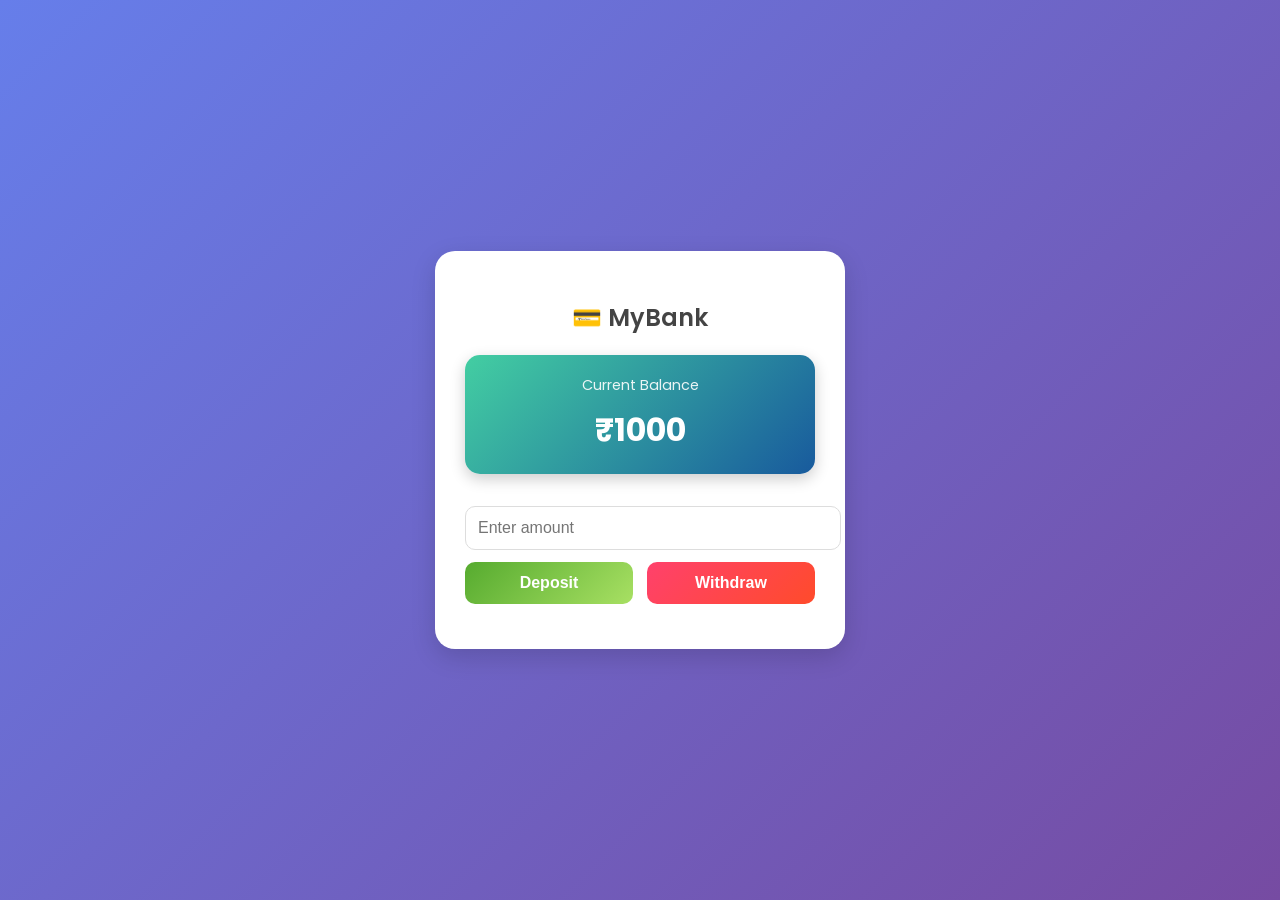
<file: EXP-1/index.html>
<!DOCTYPE html>
<html lang="en">
<head>
  <meta charset="UTF-8">
  <meta name="viewport" content="width=device-width, initial-scale=1.0">
  <title>Banking Interface</title>
  <link rel="stylesheet" href="style.css">
  <link href="https://fonts.googleapis.com/css2?family=Poppins:wght@400;600&display=swap" rel="stylesheet">
</head>
<body>

  <div class="bank-container">
    <h2>💳 MyBank</h2>
    <div class="balance-card">
      <p>Current Balance</p>
      <h1>₹<span id="balance">1000</span></h1>
    </div>

    <input type="number" id="amount" placeholder="Enter amount">

    <div class="button-group">
      <button class="deposit" onclick="deposit()">Deposit</button>
      <button class="withdraw" onclick="withdraw()">Withdraw</button>
    </div>

    <div class="message" id="message"></div>
  </div>

  <script src="script.js"></script>
</body>
</html>
</file>
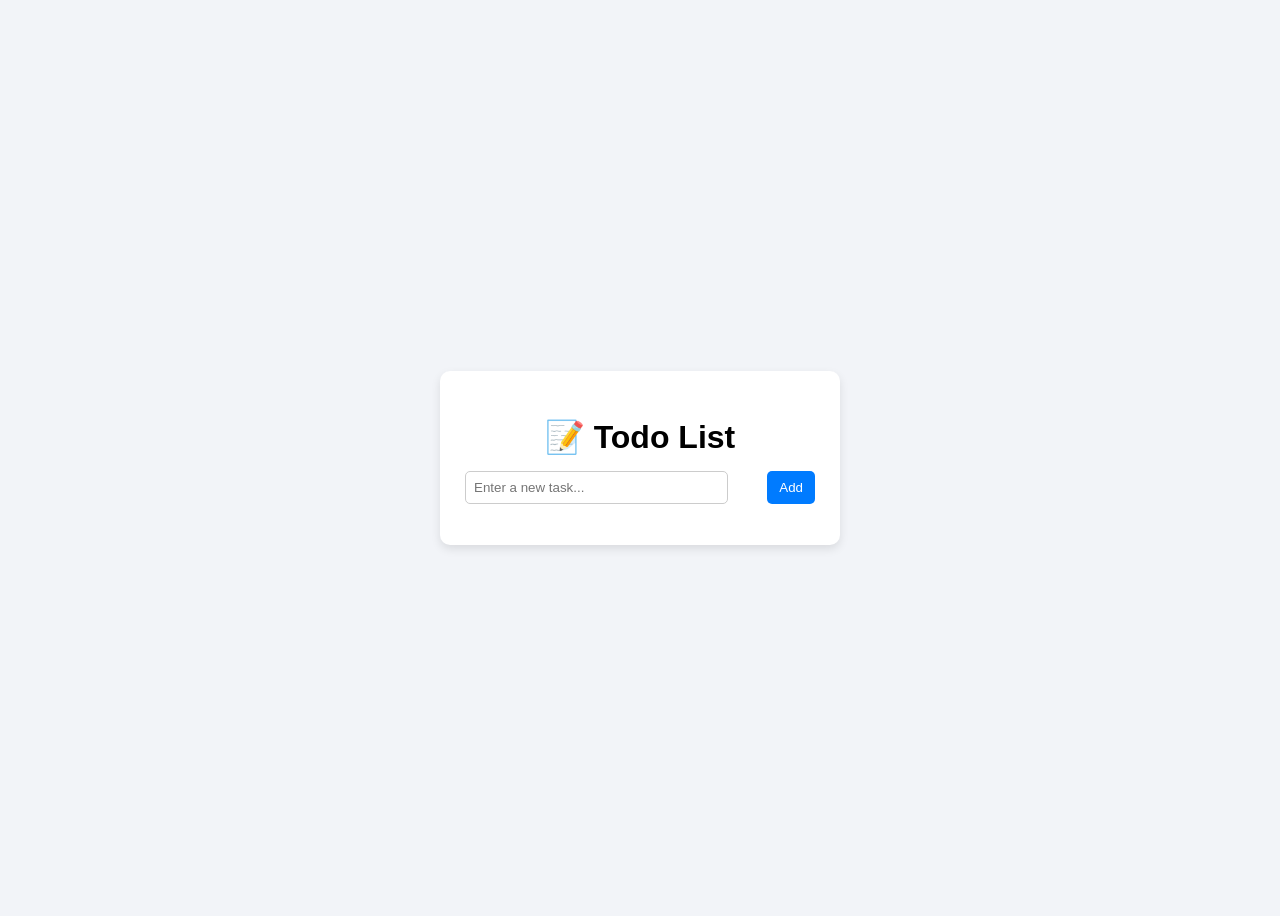
<file: EXP-10/index.html>
<!DOCTYPE html>
<html lang="en">
<head>
  <meta charset="UTF-8" />
  <meta name="viewport" content="width=device-width, initial-scale=1.0" />
  <title>Todo App</title>
  <link rel="stylesheet" href="style.css" />
</head>
<body>
  <div class="container">
    <h1>📝 Todo List</h1>
    <div class="input-section">
      <input type="text" id="todoInput" placeholder="Enter a new task..." />
      <button id="addBtn">Add</button>
    </div>
    <ul id="todoList"></ul>
  </div>
  
  <script src="script.js"></script>
</body>
</html>
</file>
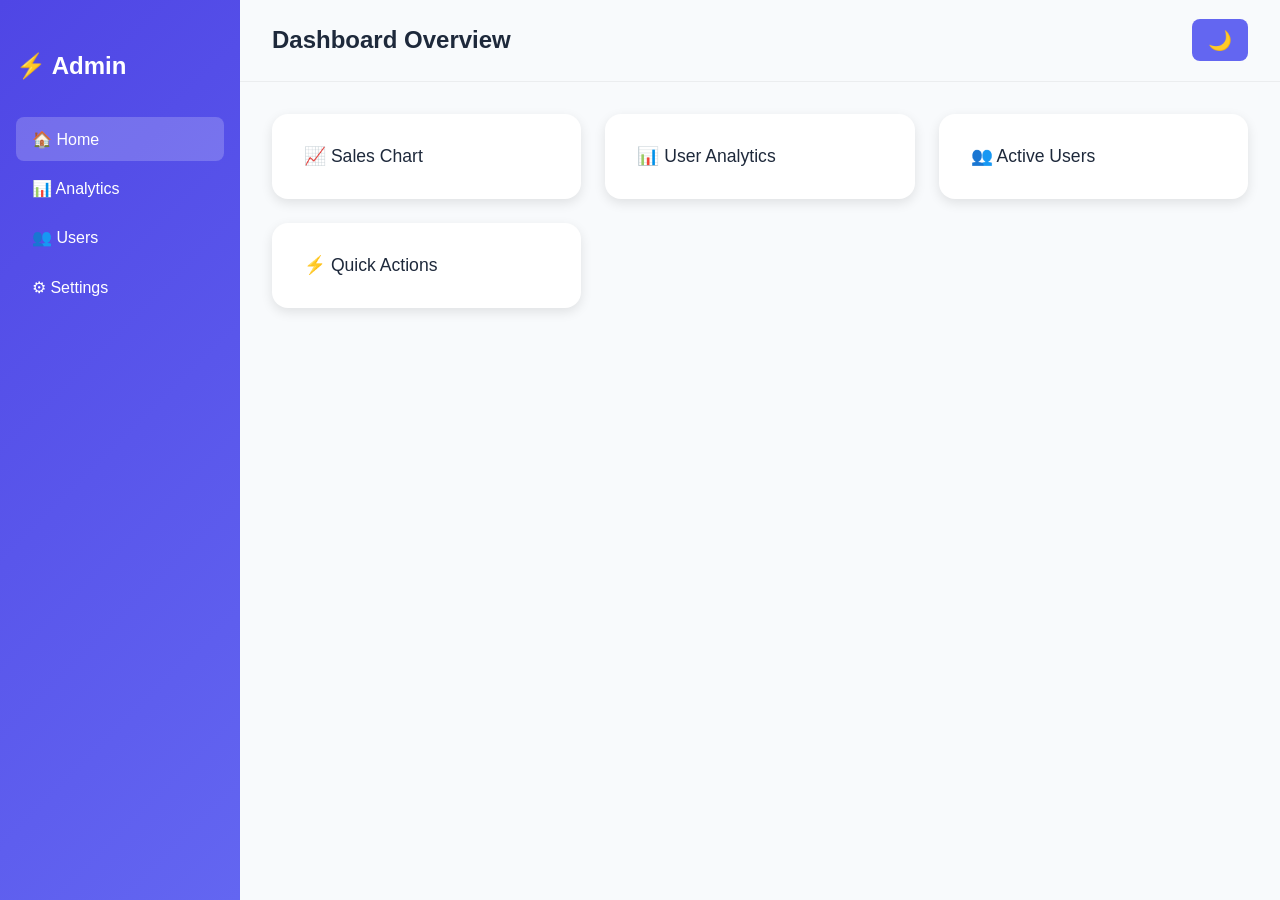
<file: EXP-2/index.html>
<!DOCTYPE html>
<html lang="en">
<head>
  <meta charset="UTF-8">
  <meta name="viewport" content="width=device-width, initial-scale=1.0">
  <title>Admin Dashboard</title>
  <link rel="stylesheet" href="style.css">
</head>
<body>
  <div class="dashboard">
    <!-- Sidebar -->
    <aside class="sidebar">
      <h2 class="logo">⚡ Admin</h2>
      <nav>
        <a href="#" class="active">🏠 Home</a>
        <a href="#">📊 Analytics</a>
        <a href="#">👥 Users</a>
        <a href="#">⚙ Settings</a>
      </nav>
    </aside>

    <!-- Main Content -->
    <main class="main">
      <header class="navbar">
        <h1>Dashboard Overview</h1>
        <button id="theme-toggle">🌙</button>
      </header>

      <section class="cards">
        <div class="card">📈 Sales Chart</div>
        <div class="card">📊 User Analytics</div>
        <div class="card">👥 Active Users</div>
        <div class="card">⚡ Quick Actions</div>
      </section>
    </main>
  </div>

  <script src="script.js"></script>
</body>
</html>
</file>
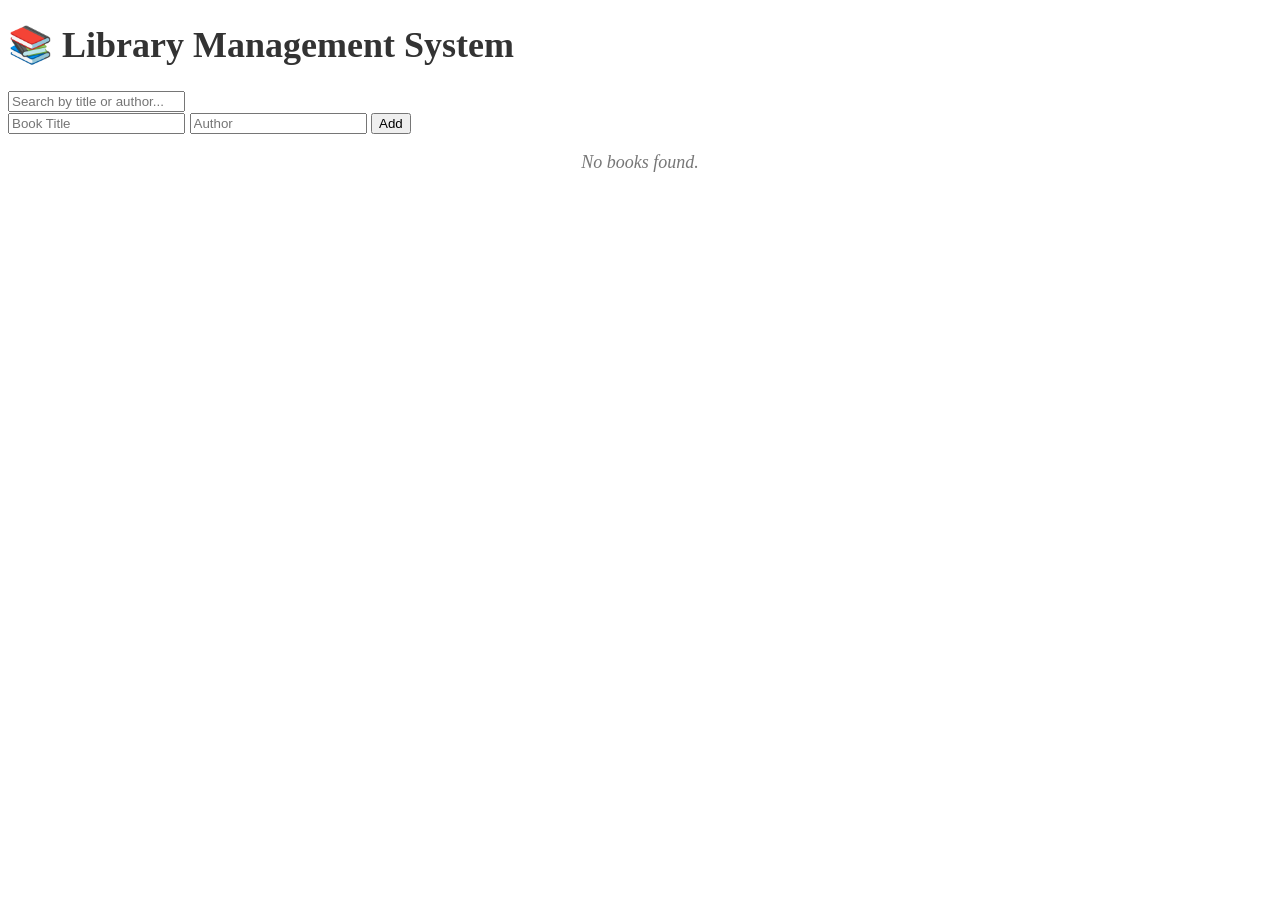
<file: EXP-3/index.html>
<!DOCTYPE html>
<meta name="viewport" content="width=device-width, initial-scale=1.0" />
<title>Library Management System</title>
<link rel="stylesheet" href="style.css" />
</head>
<body>
<h1>📚 Library Management System</h1>
<div class="container">
<div class="input-group">
<input id="search" type="text" placeholder="Search by title or author..." oninput="searchBooks()" />
</div>


<div class="input-group">
<input id="title" type="text" placeholder="Book Title" />
<input id="author" type="text" placeholder="Author" />
<button onclick="addBook()">Add</button>
</div>


<div id="book-list"></div>
</div>


<script src="script.js"></script>
</body>
</html>
</file>
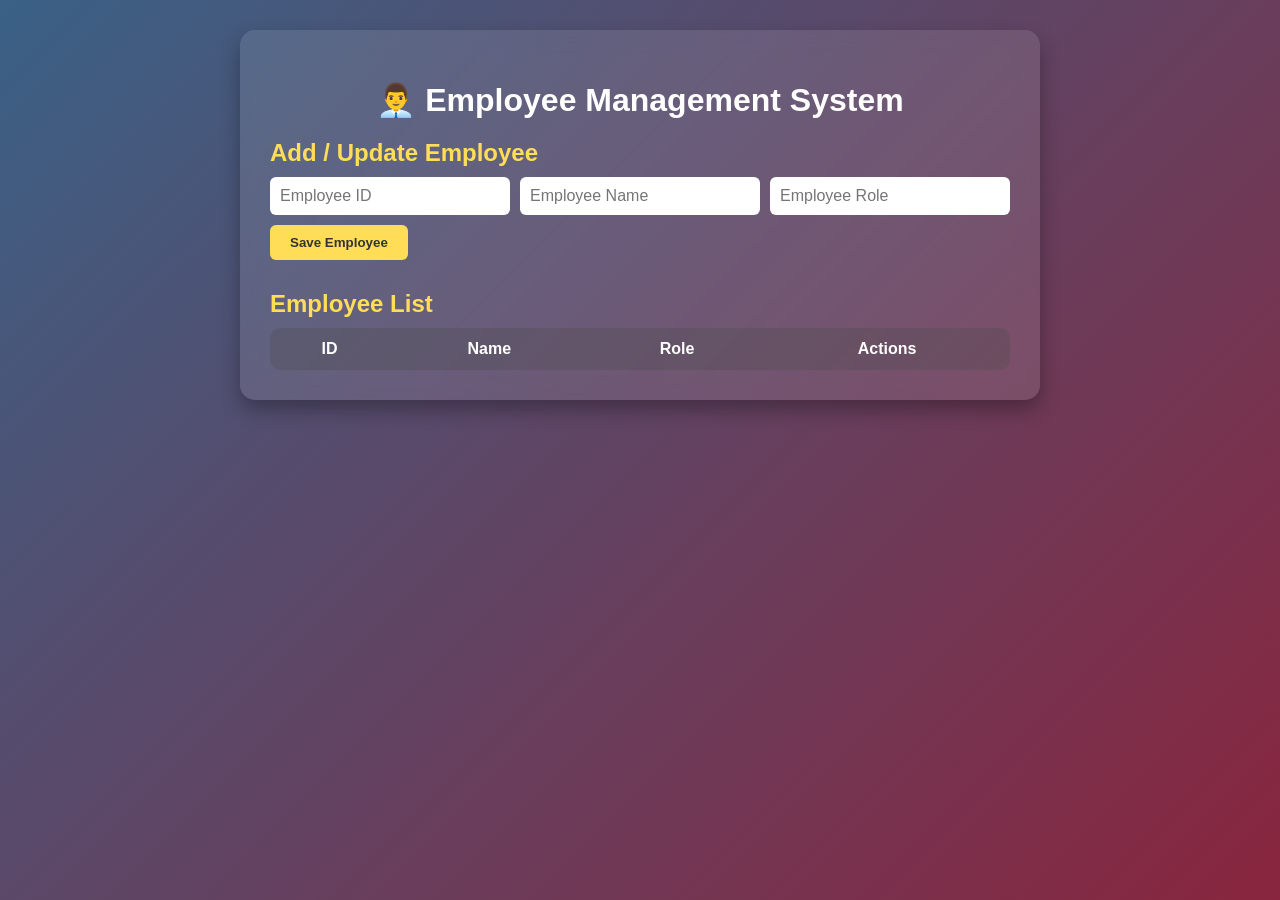
<file: EXP-4/index.html>
<!DOCTYPE html>
<html lang="en">
<head>
  <meta charset="UTF-8" />
  <meta name="viewport" content="width=device-width, initial-scale=1.0" />
  <title>Employee Management System</title>
  <link rel="stylesheet" href="style.css" />
</head>
<body>
  <div class="container">
    <h1>👨‍💼 Employee Management System</h1>

    <div class="form-container">
      <h2>Add / Update Employee</h2>
      <form id="employeeForm">
        <input type="text" id="empId" placeholder="Employee ID" required />
        <input type="text" id="empName" placeholder="Employee Name" required />
        <input type="text" id="empRole" placeholder="Employee Role" required />
        <button type="submit">Save Employee</button>
      </form>
    </div>

    <div class="list-container">
      <h2>Employee List</h2>
      <table id="employeeTable">
        <thead>
          <tr>
            <th>ID</th>
            <th>Name</th>
            <th>Role</th>
            <th>Actions</th>
          </tr>
        </thead>
        <tbody>
          <!-- Employees will appear here -->
        </tbody>
      </table>
    </div>
  </div>

  <script src="script.js"></script>
</body>
</html>
</file>
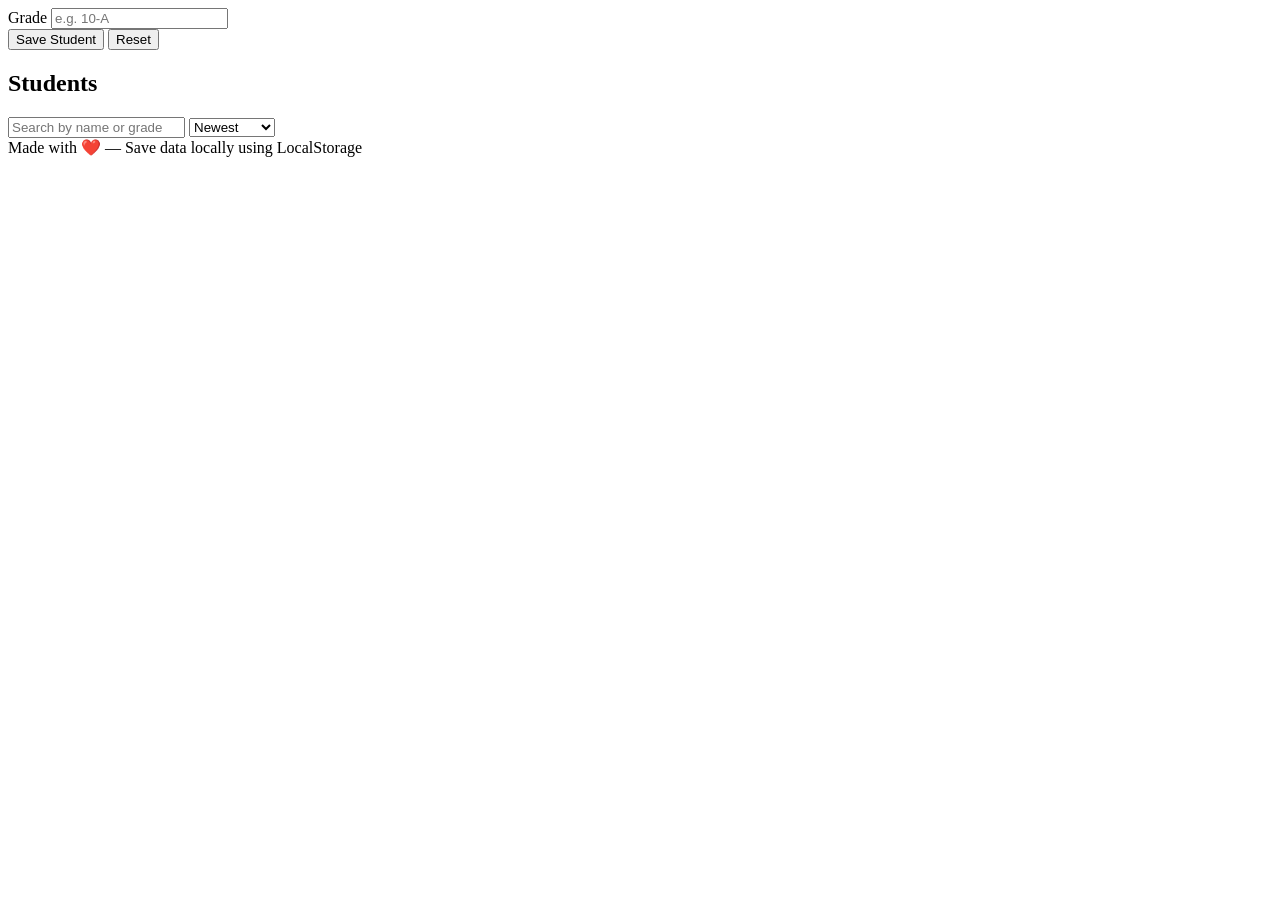
<file: EXP-5/index.html>
<!doctype html>
<div class="field">
<label for="grade">Grade</label>
<input id="grade" name="grade" type="text" placeholder="e.g. 10-A" required />
</div>
</div>


<div class="actions">
<button type="submit" class="btn primary">Save Student</button>
<button type="button" id="reset-btn" class="btn">Reset</button>
</div>
</form>
</section>


<section class="list-section">
<div class="list-header">
<h2>Students</h2>
<div class="controls">
<input id="search" type="search" placeholder="Search by name or grade" />
<select id="sort">
<option value="added-desc">Newest</option>
<option value="added-asc">Oldest</option>
<option value="name-asc">Name A–Z</option>
<option value="name-desc">Name Z–A</option>
</select>
</div>
</div>


<div id="students-table" class="table-wrap">
<!-- rendered by View -->
</div>
</section>
</main>


<footer class="app-footer">Made with ❤️ — Save data locally using LocalStorage</footer>
</div>


<script src="app.js"></script>
</body>
</html>
</file>
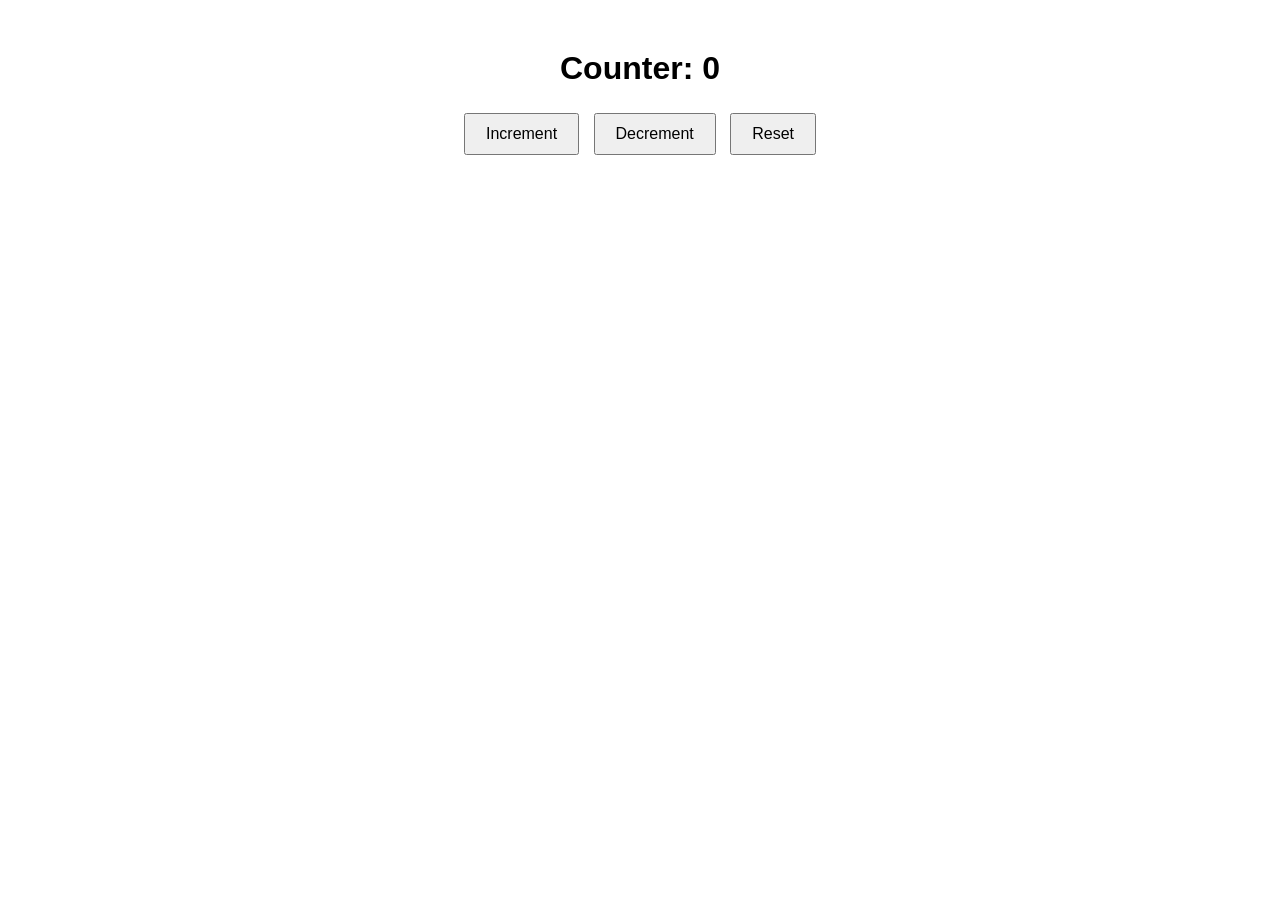
<file: Practical MST/index.html>
<!DOCTYPE html>
<html>
<head>
  <title>Counter Example</title>
  <style>
    body { text-align: center; margin-top: 50px; font-family: Arial; }
    button { margin: 5px; padding: 10px 20px; font-size: 16px; }
    #message { color: red; font-weight: bold; }
  </style>
</head>
<body>

  <h1>Counter: <span id="counter">0</span></h1>
  <button id="increment">Increment</button>
  <button id="decrement">Decrement</button>
  <button id="reset">Reset</button>
  <p id="message"></p>

  <script>
    let count = 0;

    const counterEl = document.getElementById("counter");
    const messageEl = document.getElementById("message");

    const updateCounter = () => {
      counterEl.textContent = count;
    };

    const increment = () => {
      if (count < 10) {
        count++;
        messageEl.textContent = "";
        updateCounter();
        if (count === 10) {
          messageEl.textContent = "Maximum limit reached!";
        }
      }
    };

    const decrement = () => {
      if (count > 0) {
        count--;
        messageEl.textContent = "";
        updateCounter();
      }
    };

    const reset = () => {
      count = 0;
      messageEl.textContent = "";
      updateCounter();
    };

    document.getElementById("increment").addEventListener("click", increment);
    document.getElementById("decrement").addEventListener("click", decrement);
    document.getElementById("reset").addEventListener("click", reset);
  </script>

</body>
</html>
</file>
<file: EXP-1/style.css>
/* Google Font */
body {
  font-family: 'Poppins', sans-serif;
  margin: 0;
  display: flex;
  justify-content: center;
  align-items: center;
  min-height: 100vh;
  background: linear-gradient(135deg, #667eea, #764ba2);
  color: #333;
}

/* Main Container */
.bank-container {
  background: #fff;
  padding: 30px;
  border-radius: 20px;
  width: 350px;
  box-shadow: 0px 8px 25px rgba(0,0,0,0.15);
  text-align: center;
  animation: fadeIn 0.8s ease-in-out;
}

h2 {
  margin-bottom: 20px;
  color: #444;
  font-weight: 600;
}

/* Balance Card */
.balance-card {
  background: linear-gradient(135deg, #43cea2, #185a9d);
  padding: 20px;
  border-radius: 15px;
  color: white;
  box-shadow: 0 5px 15px rgba(0,0,0,0.2);
  margin-bottom: 20px;
}

.balance-card p {
  margin: 0;
  font-size: 0.9em;
  opacity: 0.9;
}

.balance-card h1 {
  margin: 10px 0 0;
  font-size: 2em;
}

/* Input Field */
input {
  width: 100%;
  padding: 12px;
  margin: 12px 0;
  border-radius: 10px;
  border: 1px solid #ddd;
  outline: none;
  font-size: 1em;
  transition: 0.3s;
}

input:focus {
  border-color: #667eea;
  box-shadow: 0 0 8px rgba(102,126,234,0.4);
}

/* Buttons */
.button-group {
  display: flex;
  justify-content: space-between;
}

button {
  width: 48%;
  padding: 12px;
  border: none;
  border-radius: 10px;
  font-size: 1em;
  font-weight: 600;
  cursor: pointer;
  transition: transform 0.2s ease, box-shadow 0.2s ease;
}

.deposit {
  background: linear-gradient(135deg, #56ab2f, #a8e063);
  color: #fff;
}

.withdraw {
  background: linear-gradient(135deg, #ff416c, #ff4b2b);
  color: #fff;
}

button:hover {
  transform: translateY(-3px);
  box-shadow: 0px 5px 15px rgba(0,0,0,0.2);
}

/* Messages */
.message {
  margin-top: 15px;
  font-size: 0.95em;
  font-weight: 500;
  color: #e74c3c;
}

/* Animations */
@keyframes fadeIn {
  from { opacity: 0; transform: translateY(10px); }
  to { opacity: 1; transform: translateY(0); }
}

/* Responsive */
@media (max-width: 480px) {
  .bank-container {
    width: 90%;
    padding: 20px;
  }
  .balance-card h1 {
    font-size: 1.6em;
  }
}
</file>
<file: EXP-10/style.css>
body {
  font-family: 'Poppins', sans-serif;
  background: #f2f4f8;
  display: flex;
  justify-content: center;
  align-items: center;
  height: 100vh;
}

.container {
  background: white;
  padding: 25px;
  border-radius: 10px;
  box-shadow: 0 4px 10px rgba(0, 0, 0, 0.1);
  width: 350px;
}

h1 {
  text-align: center;
  margin-bottom: 15px;
}

.input-section {
  display: flex;
  justify-content: space-between;
  margin-bottom: 15px;
}

#todoInput {
  width: 70%;
  padding: 8px;
  border-radius: 5px;
  border: 1px solid #ccc;
}

#addBtn {
  padding: 8px 12px;
  background: #007bff;
  color: white;
  border: none;
  border-radius: 5px;
  cursor: pointer;
}

#addBtn:hover {
  background: #0056b3;
}

ul {
  list-style-type: none;
  padding: 0;
}

li {
  background: #f9f9f9;
  margin: 6px 0;
  padding: 8px;
  border-radius: 5px;
  display: flex;
  justify-content: space-between;
  align-items: center;
}

button {
  margin-left: 5px;
  border: none;
  cursor: pointer;
  background: none;
}

.edit-btn {
  color: #28a745;
}

.delete-btn {
  color: #dc3545;
}
</file>
<file: EXP-2/style.css>
/* Default Light Theme */
:root {
  --bg-color: #f8fafc;
  --text-color: #1e293b;
  --sidebar-bg: linear-gradient(135deg, #4f46e5, #6366f1);
  --card-bg: #ffffff;
  --accent: #6366f1;
}

/* Dark Theme */
[data-theme="dark"] {
  --bg-color: #0f172a;
  --text-color: #f1f5f9;
  --sidebar-bg: linear-gradient(135deg, #1e1b4b, #312e81);
  --card-bg: #1e293b;
  --accent: #818cf8;
}

/* Base */
body {
  margin: 0;
  font-family: "Segoe UI", sans-serif;
  background: var(--bg-color);
  color: var(--text-color);
  transition: background 0.3s, color 0.3s;
}

.dashboard {
  display: grid;
  grid-template-columns: 240px 1fr;
  min-height: 100vh;
}

/* Sidebar */
.sidebar {
  background: var(--sidebar-bg);
  color: white;
  padding: 2rem 1rem;
  display: flex;
  flex-direction: column;
}

.sidebar .logo {
  font-size: 1.5rem;
  margin-bottom: 2rem;
  font-weight: bold;
}

.sidebar nav a {
  display: block;
  padding: 0.8rem 1rem;
  margin: 0.3rem 0;
  border-radius: 8px;
  text-decoration: none;
  color: white;
  font-weight: 500;
  transition: background 0.3s;
}

.sidebar nav a:hover,
.sidebar nav a.active {
  background: rgba(255, 255, 255, 0.2);
}

/* Navbar */
.navbar {
  display: flex;
  justify-content: space-between;
  align-items: center;
  padding: 1.2rem 2rem;
  border-bottom: 1px solid rgba(0,0,0,0.05);
}

.navbar h1 {
  margin: 0;
  font-size: 1.5rem;
}

#theme-toggle {
  font-size: 1.2rem;
  background: var(--accent);
  color: white;
  border: none;
  padding: 0.6rem 1rem;
  border-radius: 8px;
  cursor: pointer;
  transition: transform 0.2s;
}

#theme-toggle:hover {
  transform: scale(1.1);
}

/* Cards */
.cards {
  display: grid;
  grid-template-columns: repeat(auto-fit, minmax(260px, 1fr));
  gap: 1.5rem;
  padding: 2rem;
}

.card {
  background: var(--card-bg);
  padding: 2rem;
  border-radius: 16px;
  box-shadow: 0 4px 12px rgba(0,0,0,0.1);
  transition: transform 0.2s, box-shadow 0.2s;
  font-size: 1.1rem;
  font-weight: 500;
}

.card:hover {
  transform: translateY(-5px);
  box-shadow: 0 6px 20px rgba(0,0,0,0.15);
}

/* Responsive */
@media(max-width: 768px) {
  .dashboard {
    grid-template-columns: 70px 1fr;
  }
  .sidebar .logo,
  .sidebar nav a {
    display: none;
  }
}
</file>
<file: EXP-3/style.css>
body {
font-size: 18px;
color: #333;
}
.book-card p {
margin: 2px 0 0;
font-size: 14px;
color: #555;
}
.remove-btn {
background-color: #dc3545;
}
.remove-btn:hover {
background-color: #a71d2a;
}
.no-books {
text-align: center;
color: #777;
font-style: italic;
}
</file>
<file: EXP-4/style.css>
* {
  box-sizing: border-box;
  font-family: "Poppins", sans-serif;
}

body {
  margin: 0;
  background: linear-gradient(135deg, #3a6186, #89253e);
  color: #fff;
  min-height: 100vh;
  display: flex;
  justify-content: center;
  align-items: flex-start;
  padding: 30px;
}

.container {
  background: rgba(255, 255, 255, 0.1);
  border-radius: 15px;
  backdrop-filter: blur(10px);
  padding: 30px;
  width: 90%;
  max-width: 800px;
  box-shadow: 0 10px 20px rgba(0, 0, 0, 0.3);
}

h1 {
  text-align: center;
  margin-bottom: 20px;
  font-size: 2rem;
  color: #fefefe;
}

.form-container {
  margin-bottom: 30px;
}

h2 {
  color: #ffdd57;
  margin-bottom: 10px;
}

form {
  display: flex;
  flex-wrap: wrap;
  gap: 10px;
}

input {
  flex: 1;
  padding: 10px;
  border: none;
  border-radius: 6px;
  outline: none;
  font-size: 1rem;
}

button {
  background-color: #ffdd57;
  color: #333;
  padding: 10px 20px;
  border: none;
  border-radius: 6px;
  font-weight: 600;
  cursor: pointer;
  transition: 0.3s;
}

button:hover {
  background-color: #ffd000;
}

table {
  width: 100%;
  border-collapse: collapse;
  background: rgba(255, 255, 255, 0.1);
  border-radius: 10px;
  overflow: hidden;
}

th, td {
  text-align: center;
  padding: 12px;
}

th {
  background-color: rgba(0, 0, 0, 0.2);
}

td {
  border-bottom: 1px solid rgba(255, 255, 255, 0.2);
}

.action-btn {
  margin: 0 5px;
  padding: 6px 12px;
  border: none;
  border-radius: 5px;
  font-weight: bold;
  cursor: pointer;
}

.edit-btn {
  background-color: #4caf50;
  color: white;
}

.delete-btn {
  background-color: #e74c3c;
  color: white;
}

.edit-btn:hover {
  background-color: #45a049;
}

.delete-btn:hover {
  background-color: #c0392b;
}
</file>
